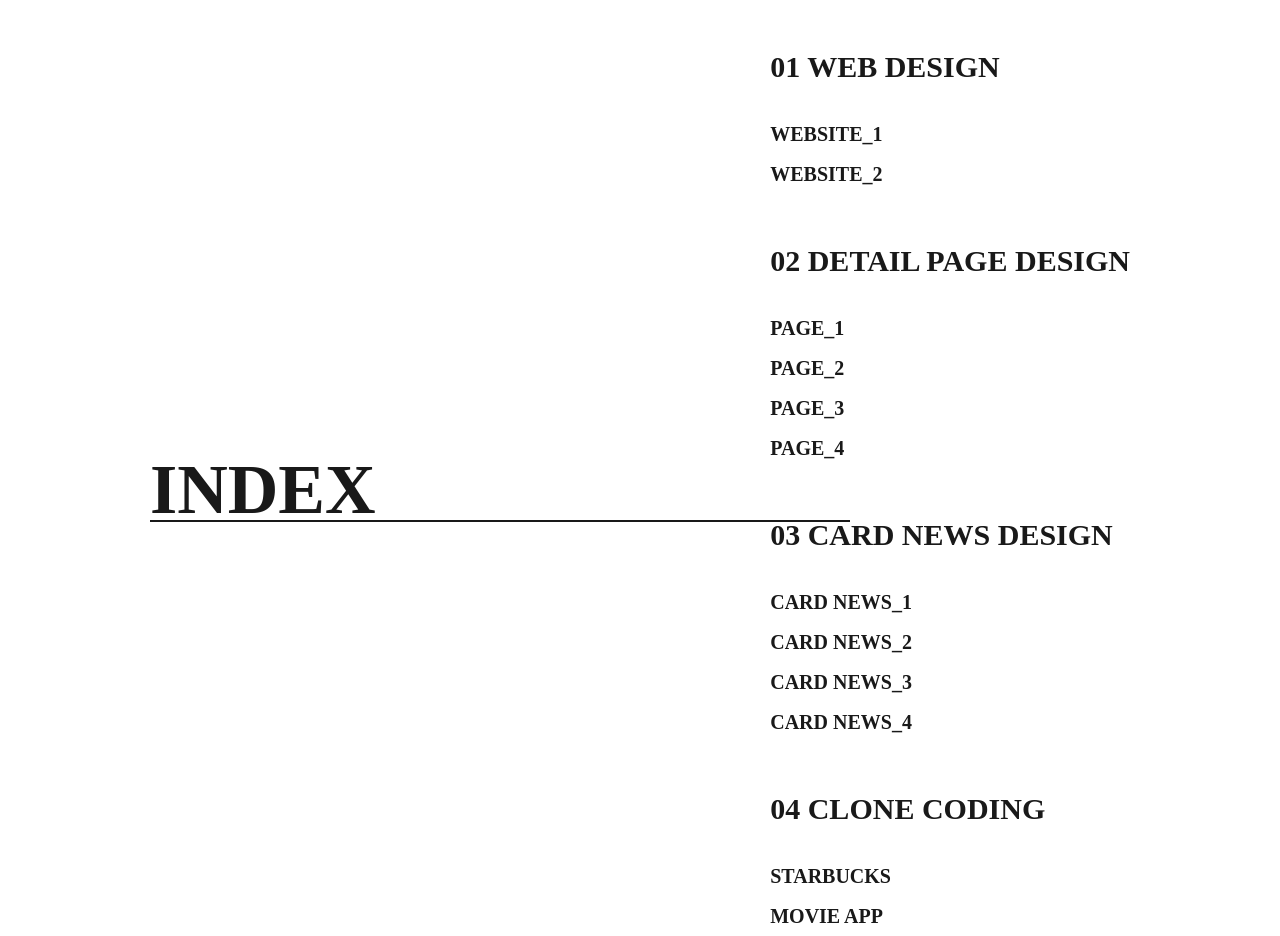
<file: index.html>
<!DOCTYPE html>
<html lang="ko">
<head>
  <meta charset="UTF-8">
  <meta http-equiv="X-UA-Compatible" content="IE=edge">
  <meta name="viewport" content="width=device-width, initial-scale=1.0">
  <link href="index.css" rel="stylesheet"/>
  <title>Yedam's index</title>
</head>
<body>
  <div class="ALL">
    <p class="title">INDEX</p>
    <div class="box"></div>
    <div class="list">
      <ul class="web">
        <p>01 WEB DESIGN</p>
        <li><a href="http://skin-skin4.lyd0909.cafe24.com/" target="_blank">WEBSITE_1</a></li>
        <li><a href="http://skin-skin6.lyd0909.cafe24.com/" target="_blank">WEBSITE_2</a></li>
      </ul>
      <ul class="detail">
        <p>02 DETAIL PAGE DESIGN</p>
        <li><a href="page1.html" target="_blank">PAGE_1</a></li>
        <li><a href="page2.html" target="_blank">PAGE_2</a></li>
        <li><a href="page3.html" target="_blank">PAGE_3</a></li>
        <li><a href="page4.html" target="_blank">PAGE_4</a></li>
      </ul>
      <ul class="logo">
        <p>03 CARD NEWS DESIGN</p>
        <li><a href="card_news1.html" target="_blank">CARD NEWS_1</a></li>
        <li><a href="card_news2.html" target="_blank">CARD NEWS_2</a></li>
        <li><a href="card_news3.html" target="_blank">CARD NEWS_3</a></li>
        <li><a href="card_news4.html" target="_blank">CARD NEWS_4</a></li>
      </ul>
      <ul class="branding">
        <p>04 CLONE CODING</p>
        <li><a href="https://kind-goldstine-722f2d.netlify.app/" target="_blank">STARBUCKS</a></li>
        <li><a href="https://loving-bhaskara-aec6e1.netlify.app/#/" target="_blank">MOVIE APP</a></li>
      </ul>
    </div>
  </div>
</body>
</html>
</file>
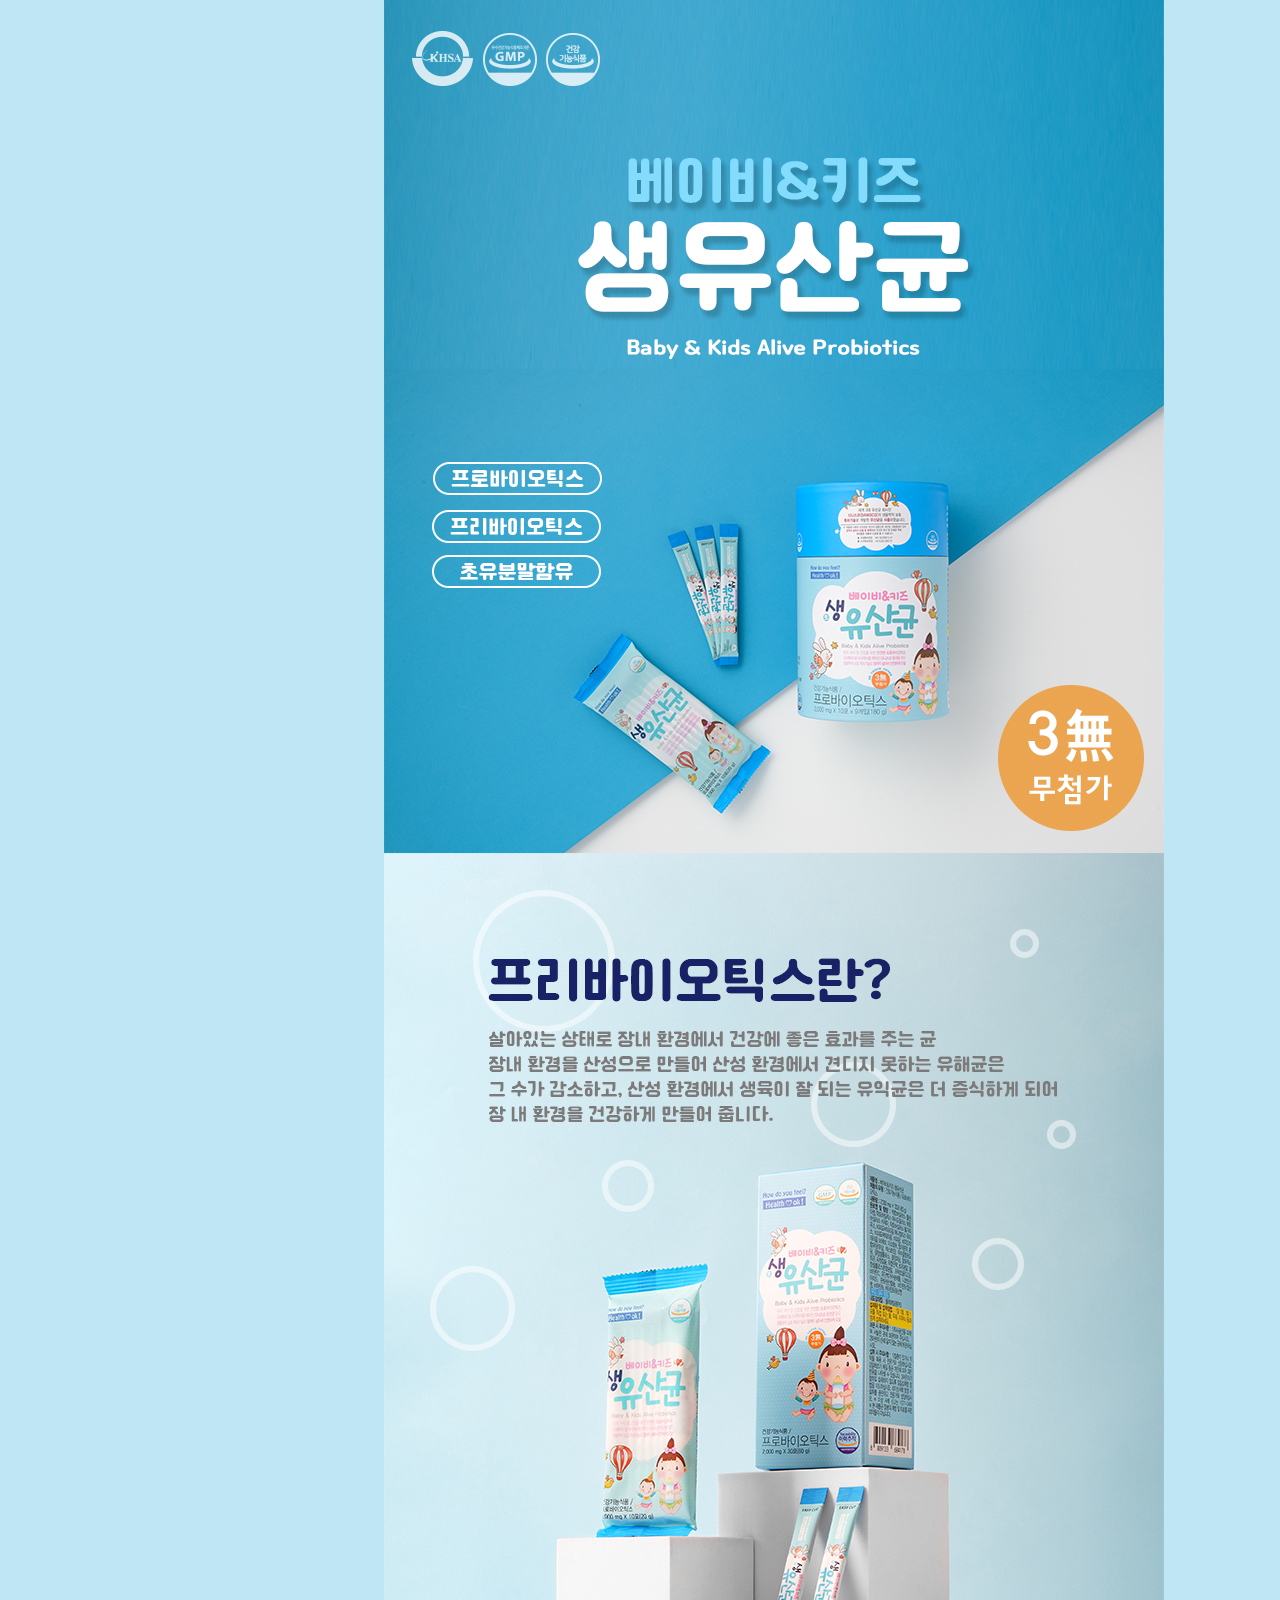
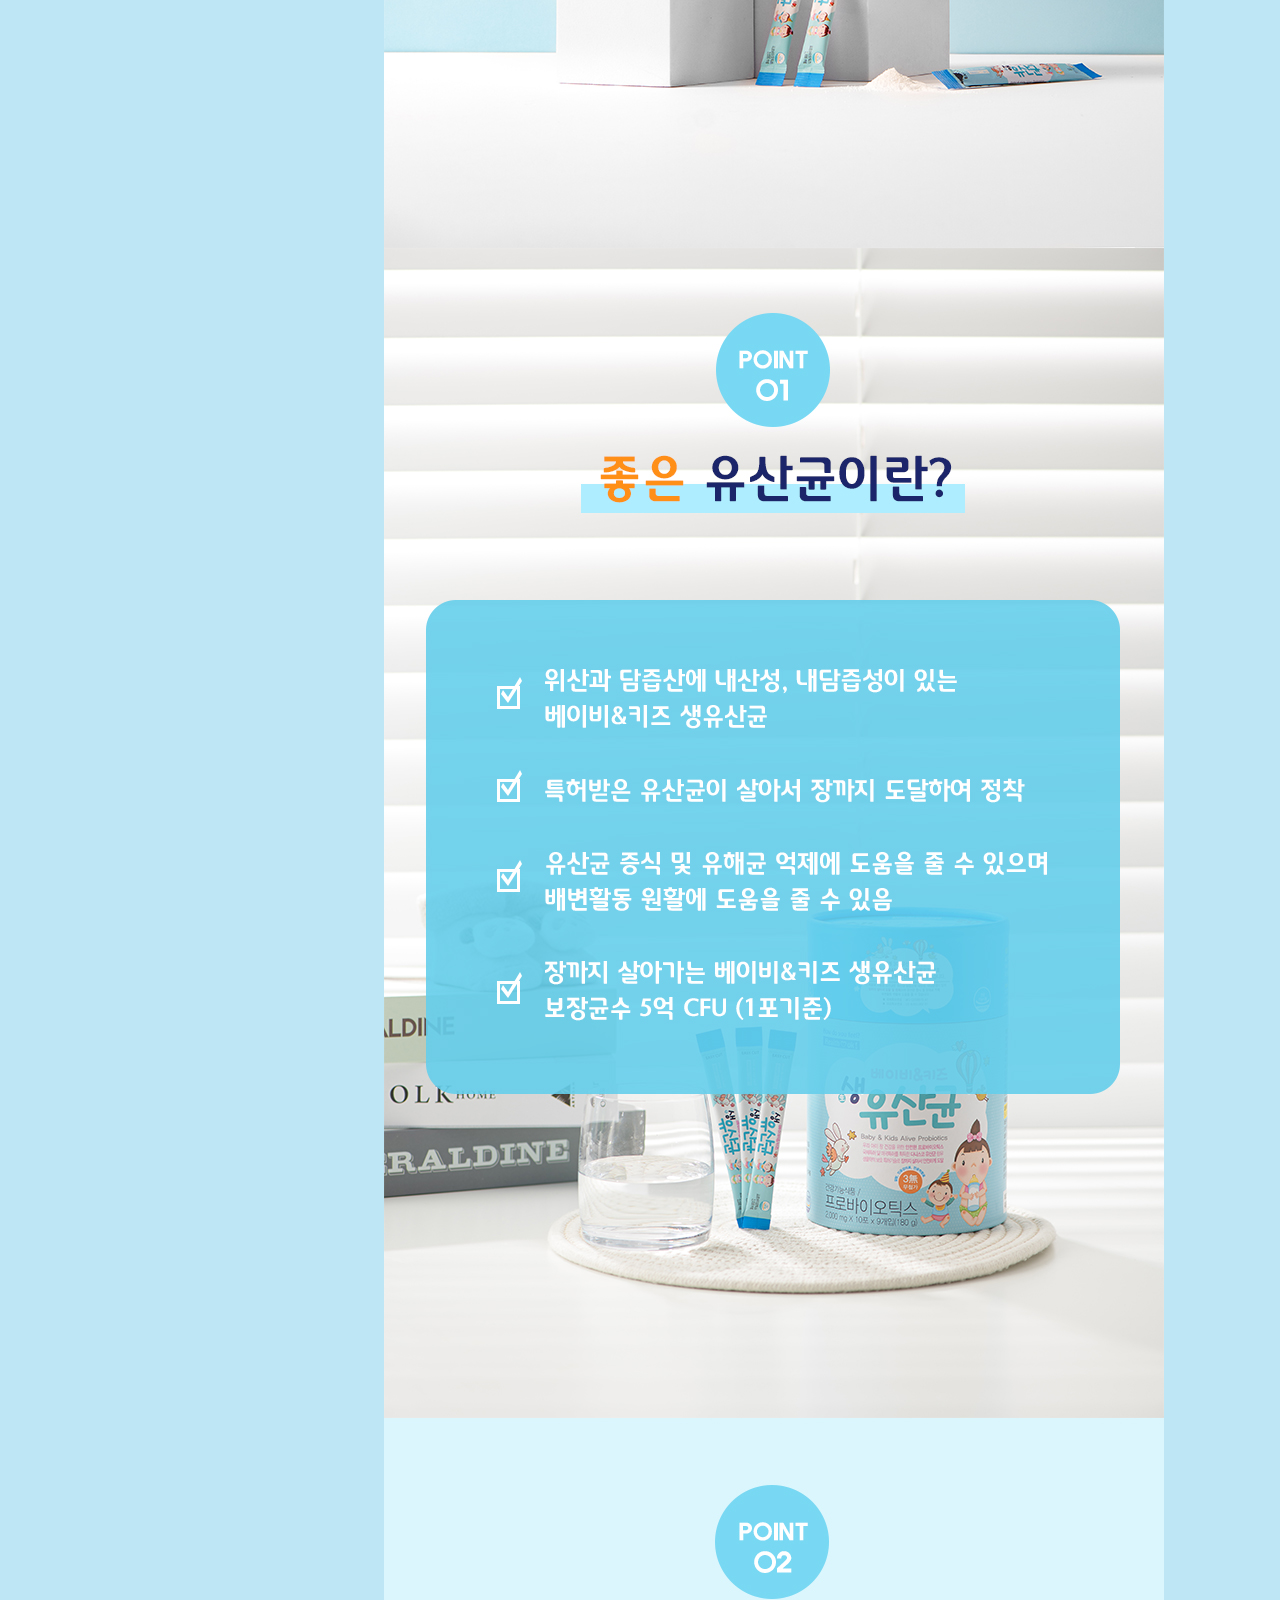
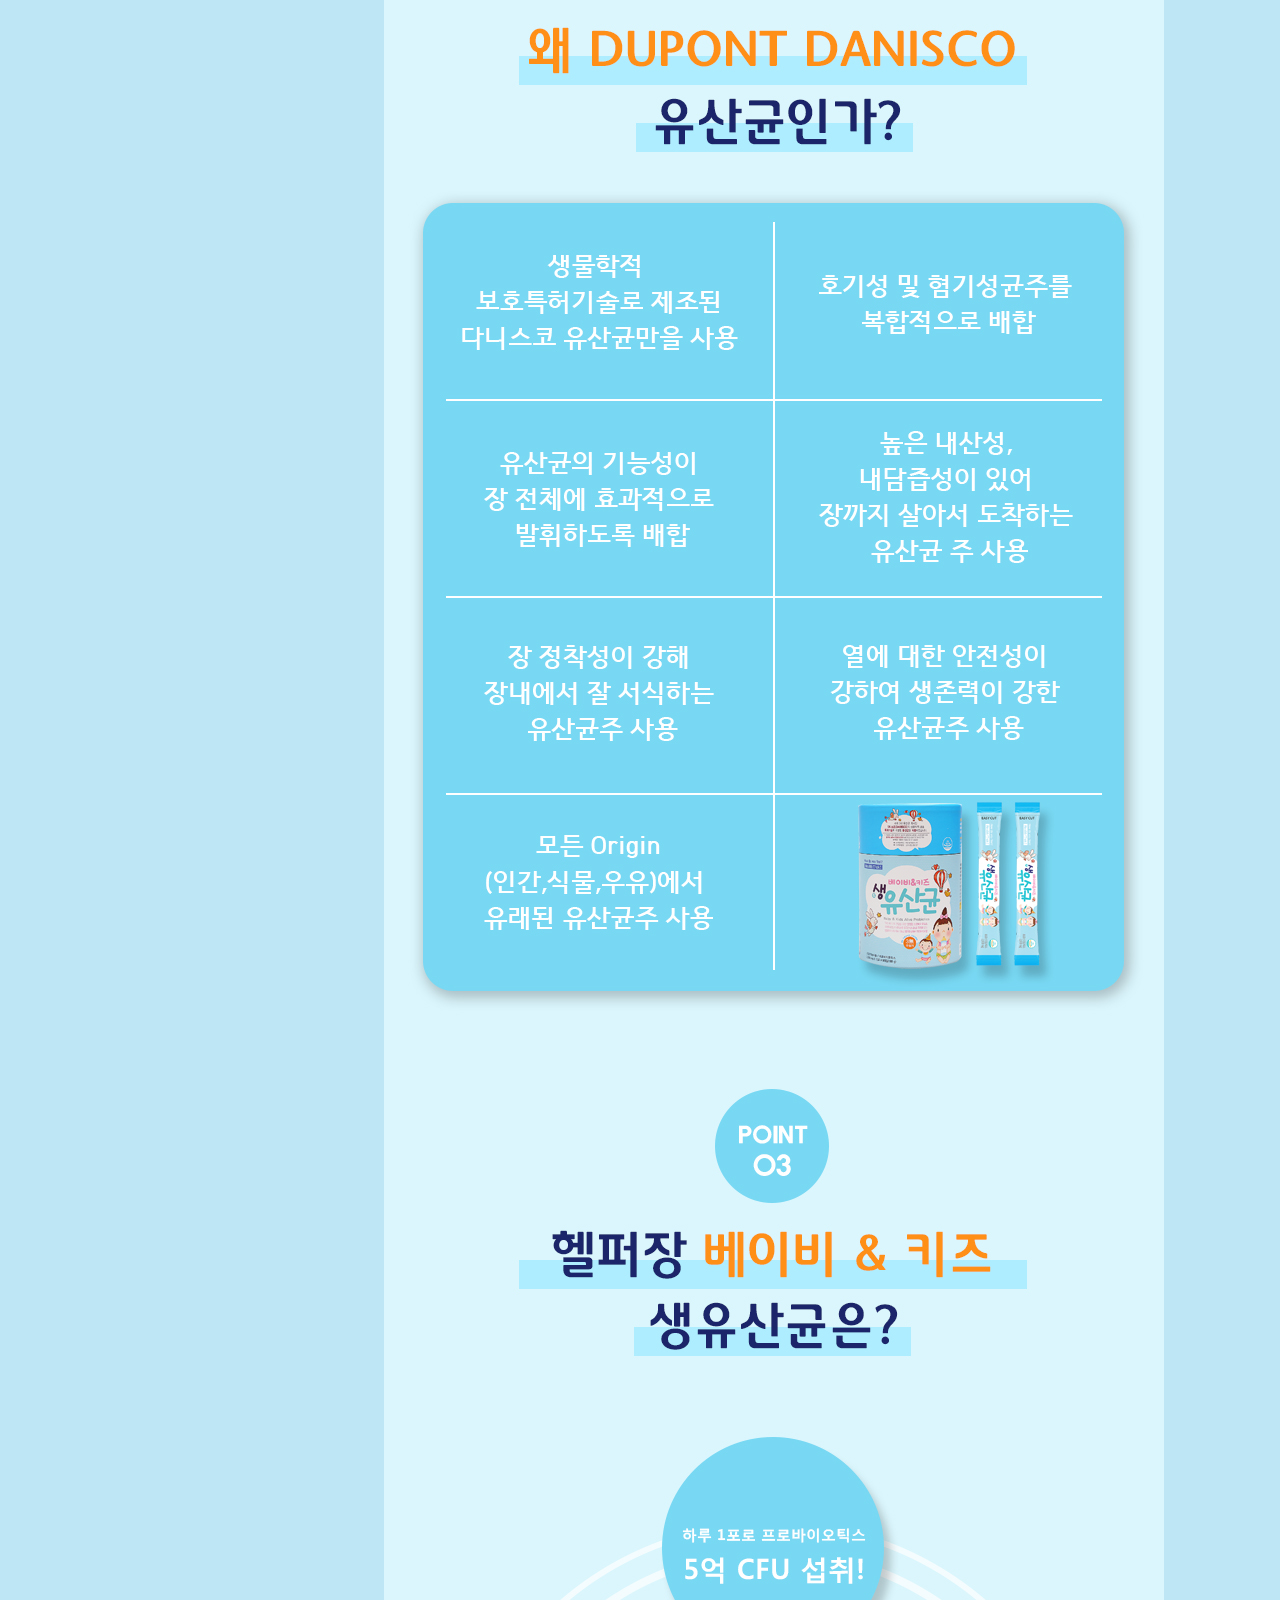
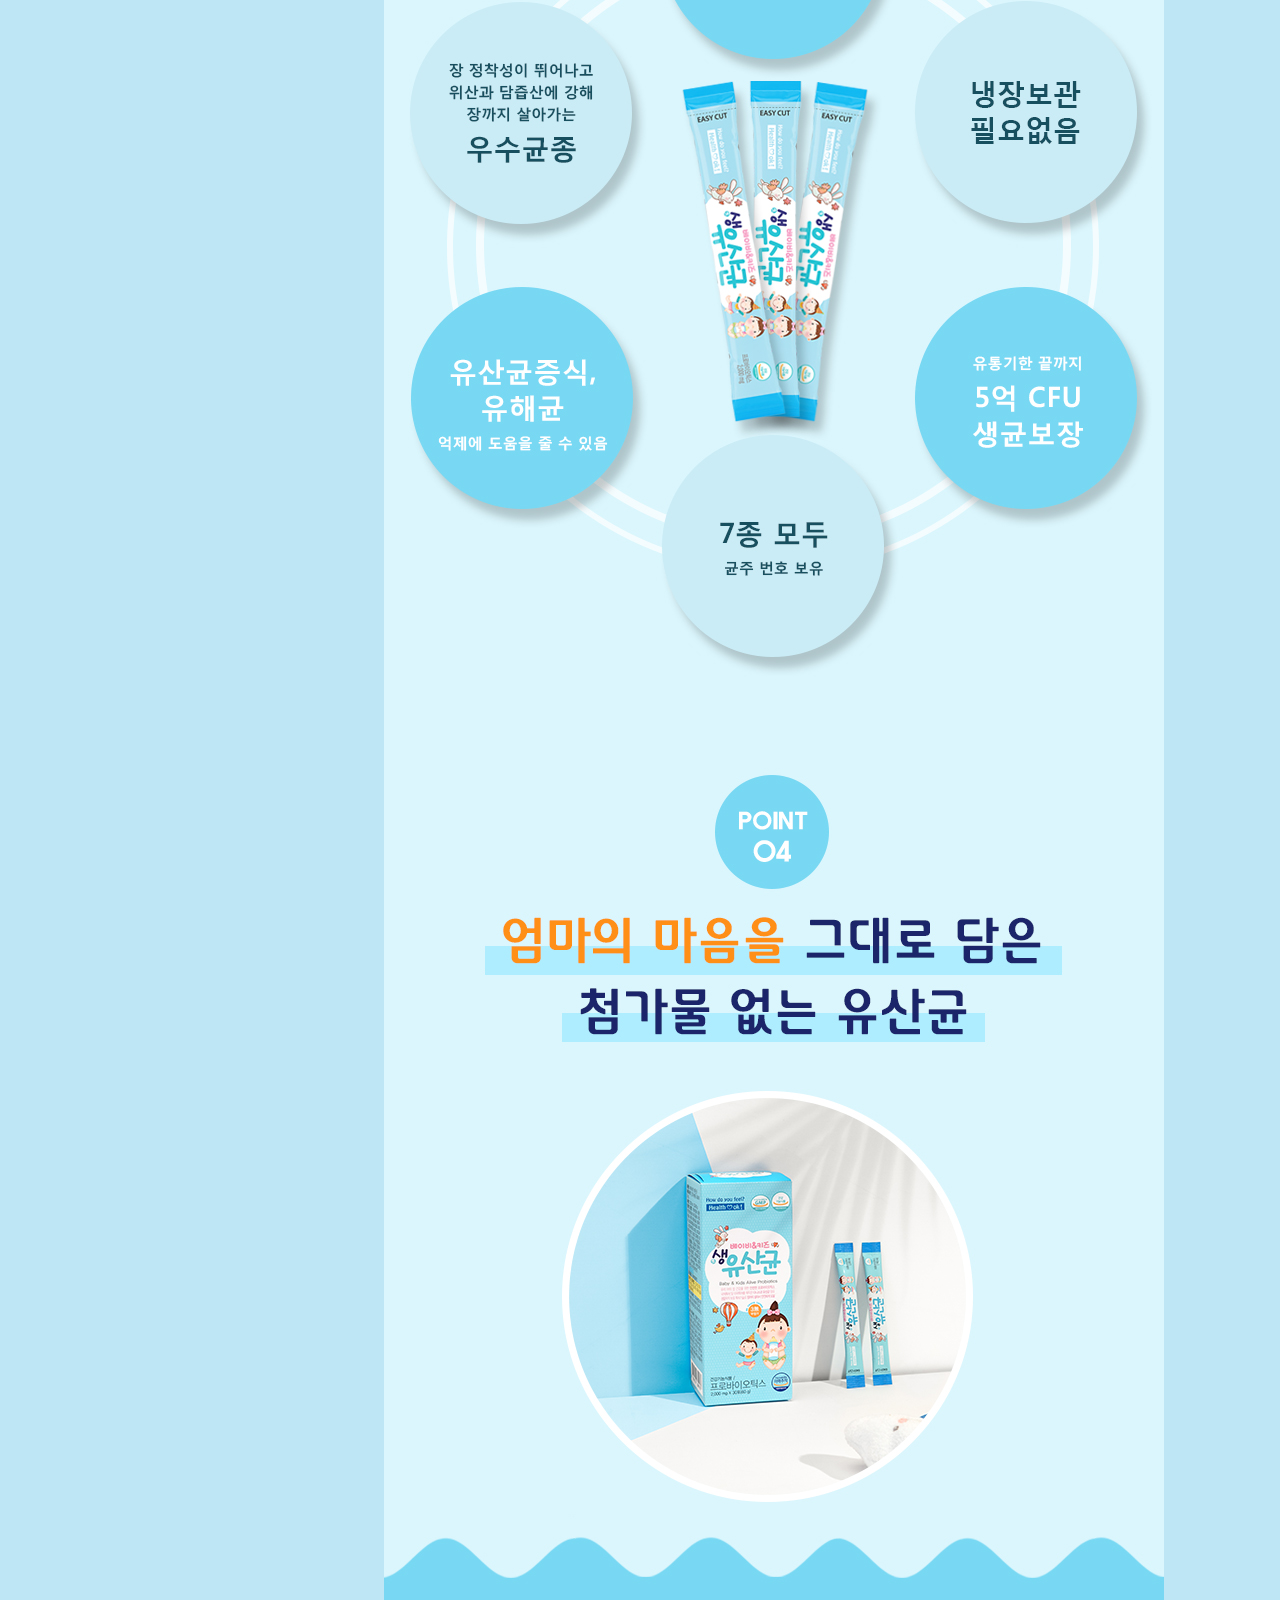
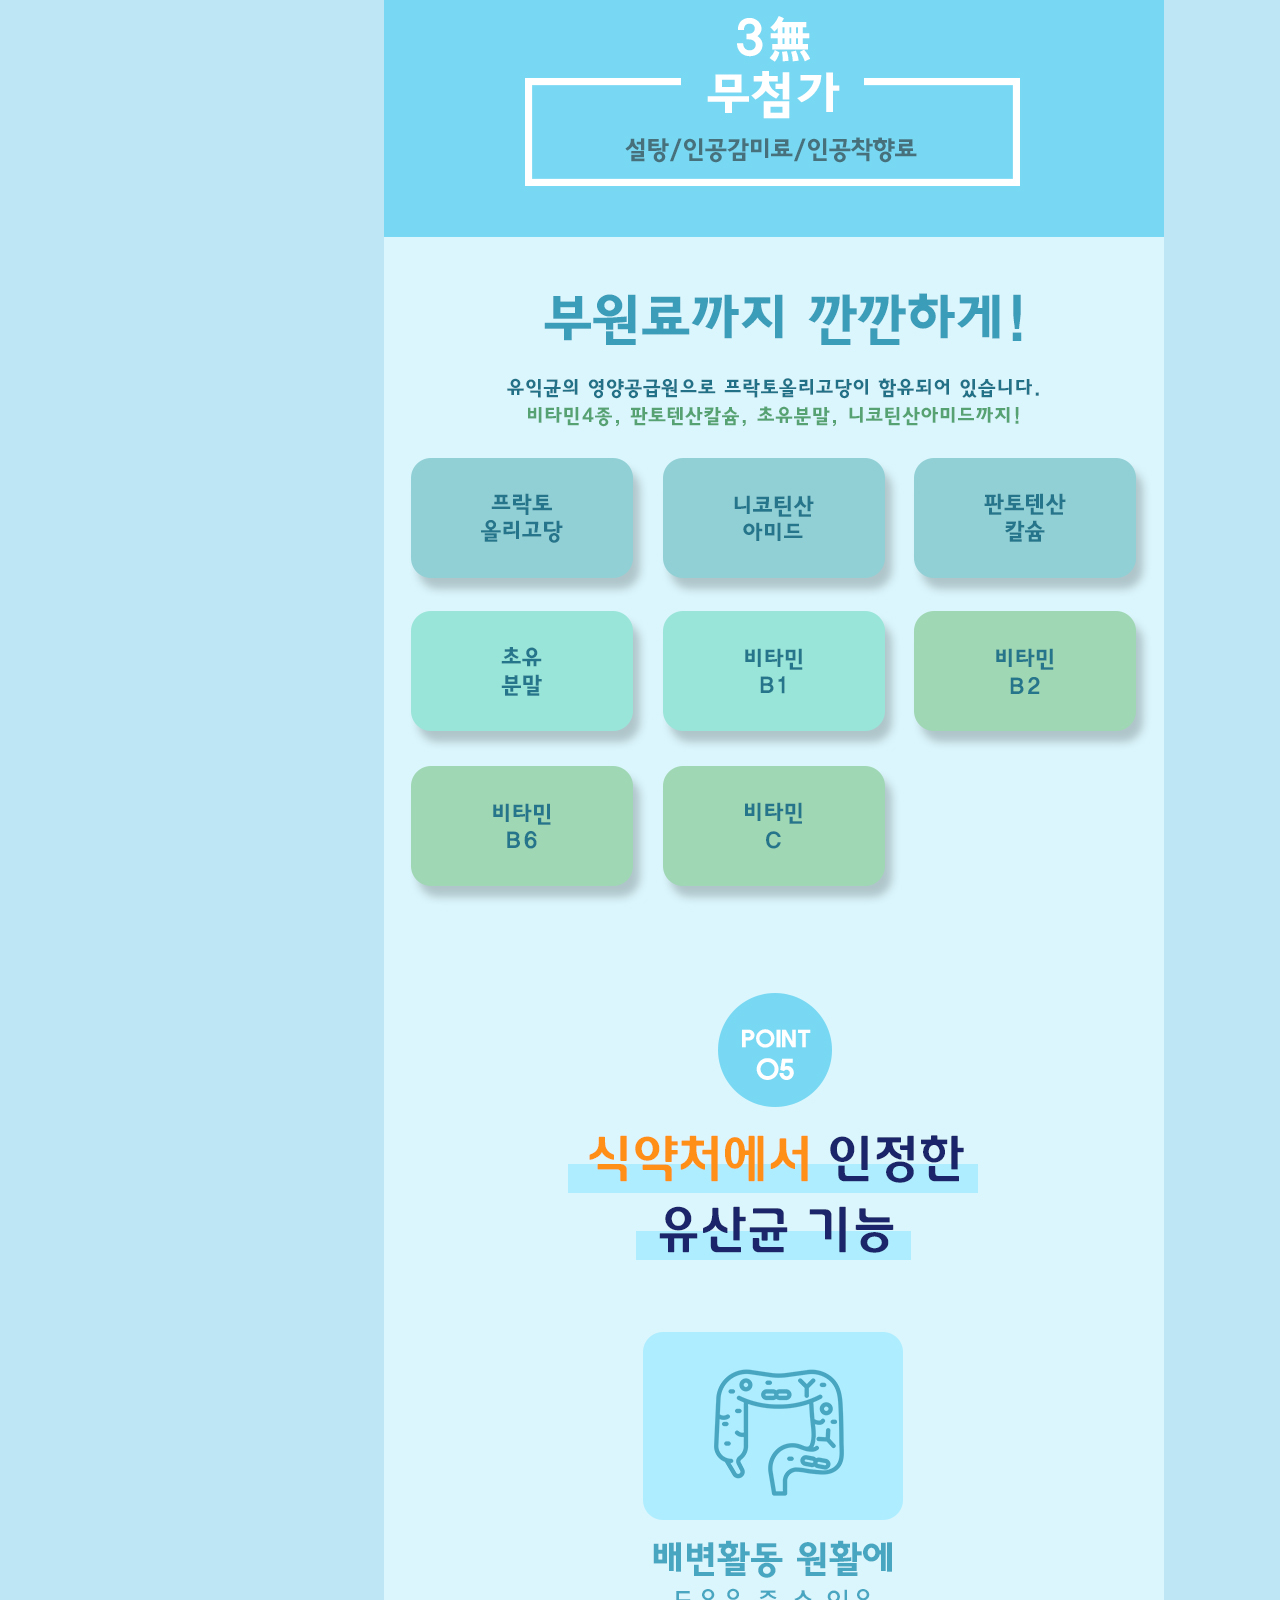
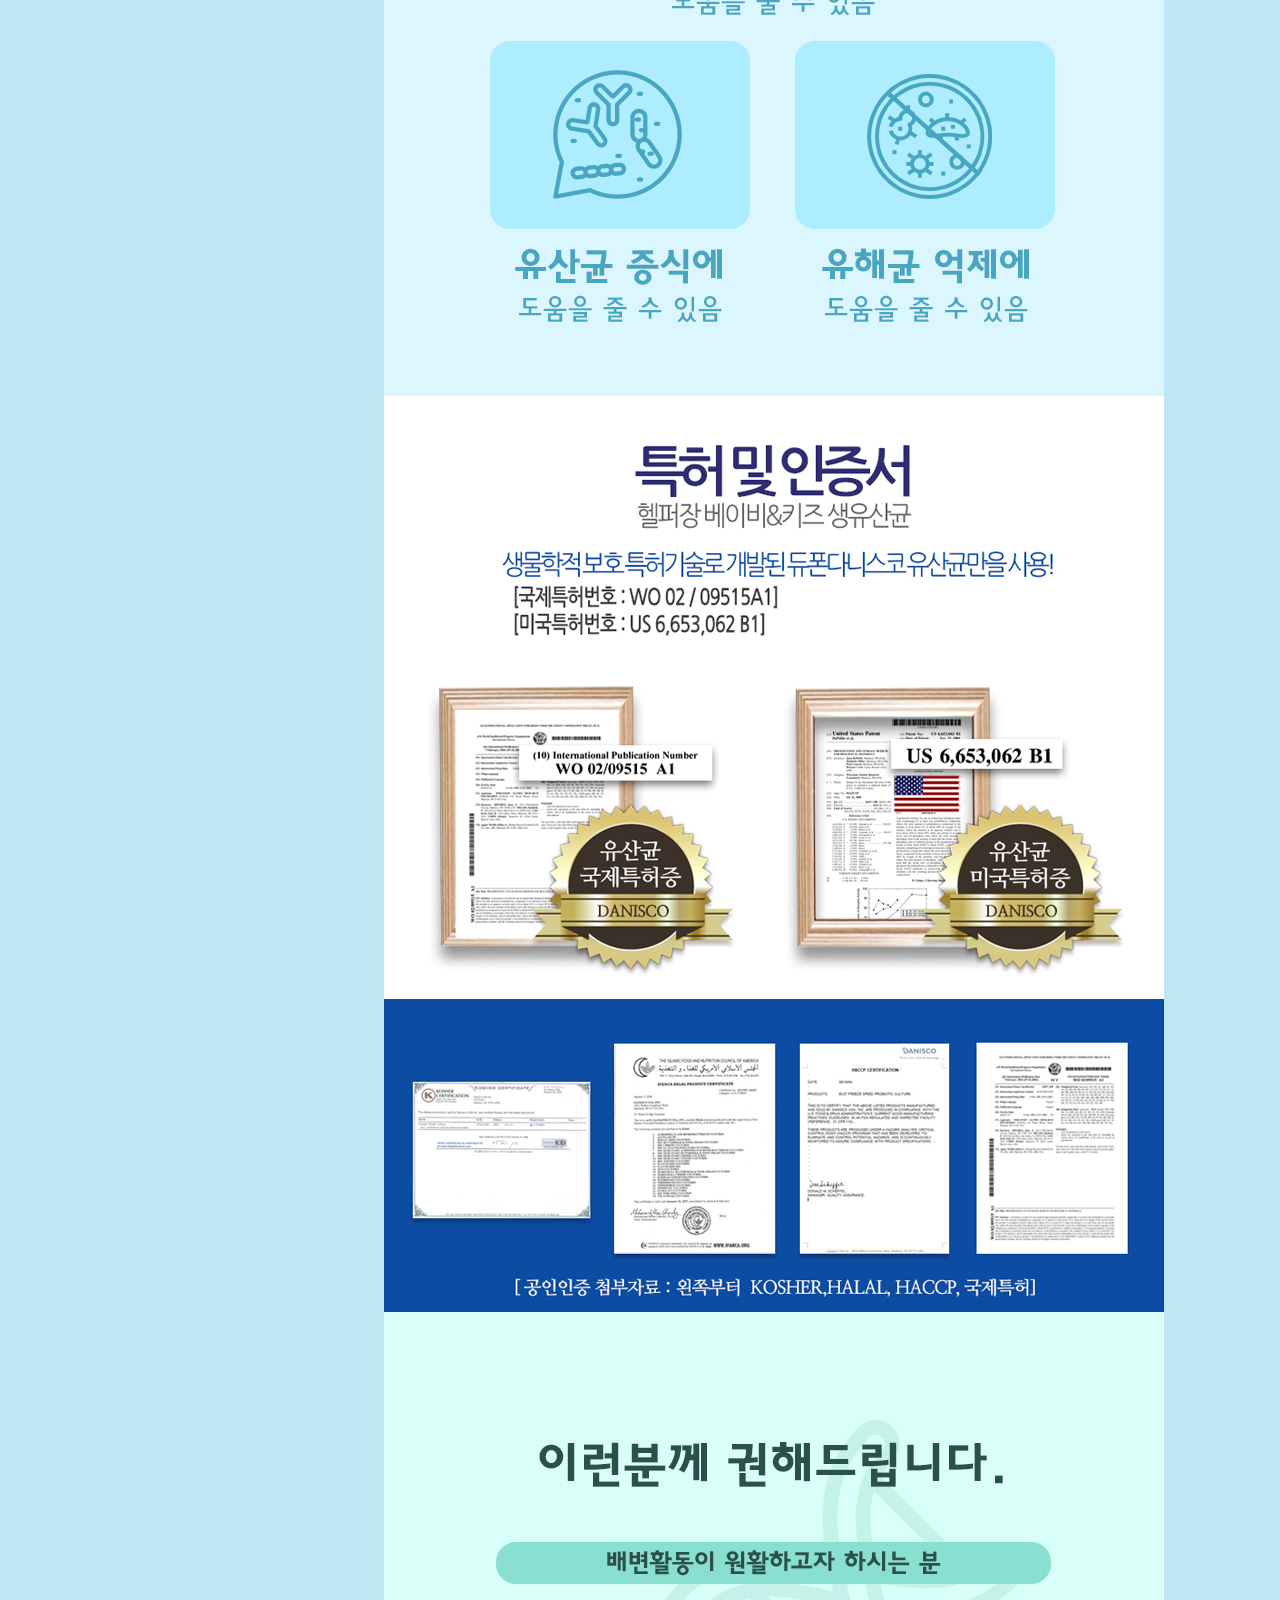
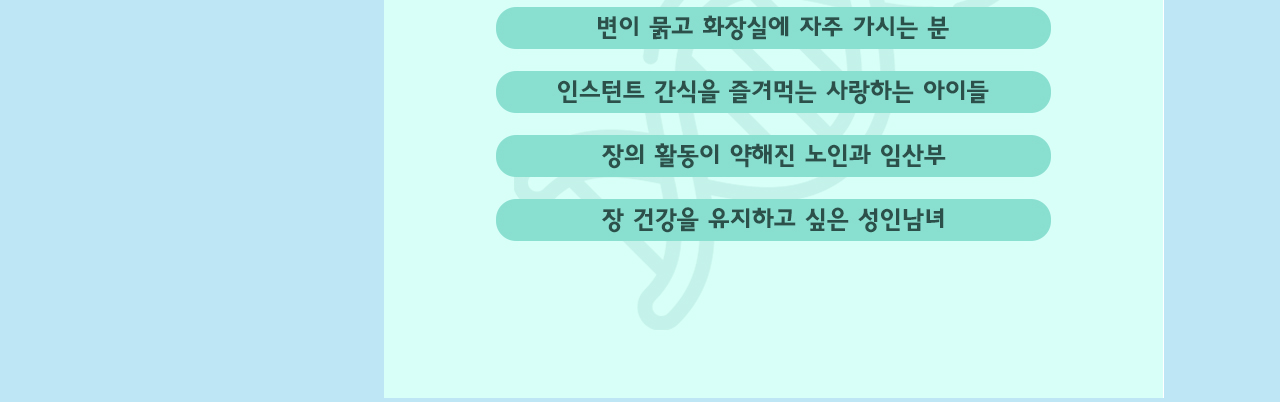
<file: page1.html>
<!DOCTYPE html>
<html lang="ko">
<head>
  <meta charset="UTF-8">
  <meta http-equiv="X-UA-Compatible" content="IE=edge">
  <meta name="viewport" content="width=device-width, initial-scale=1.0">
  <style>
    body{
      width:100%;
      margin: 0;
      background-color: rgb(190, 230, 245);
    }
    img{
      margin:0 0 0 30%;
    }
  </style>
  <title>page1</title>
</head>
<body>
  <img src="page1.jpg"/>
</body>
</html>
</file>
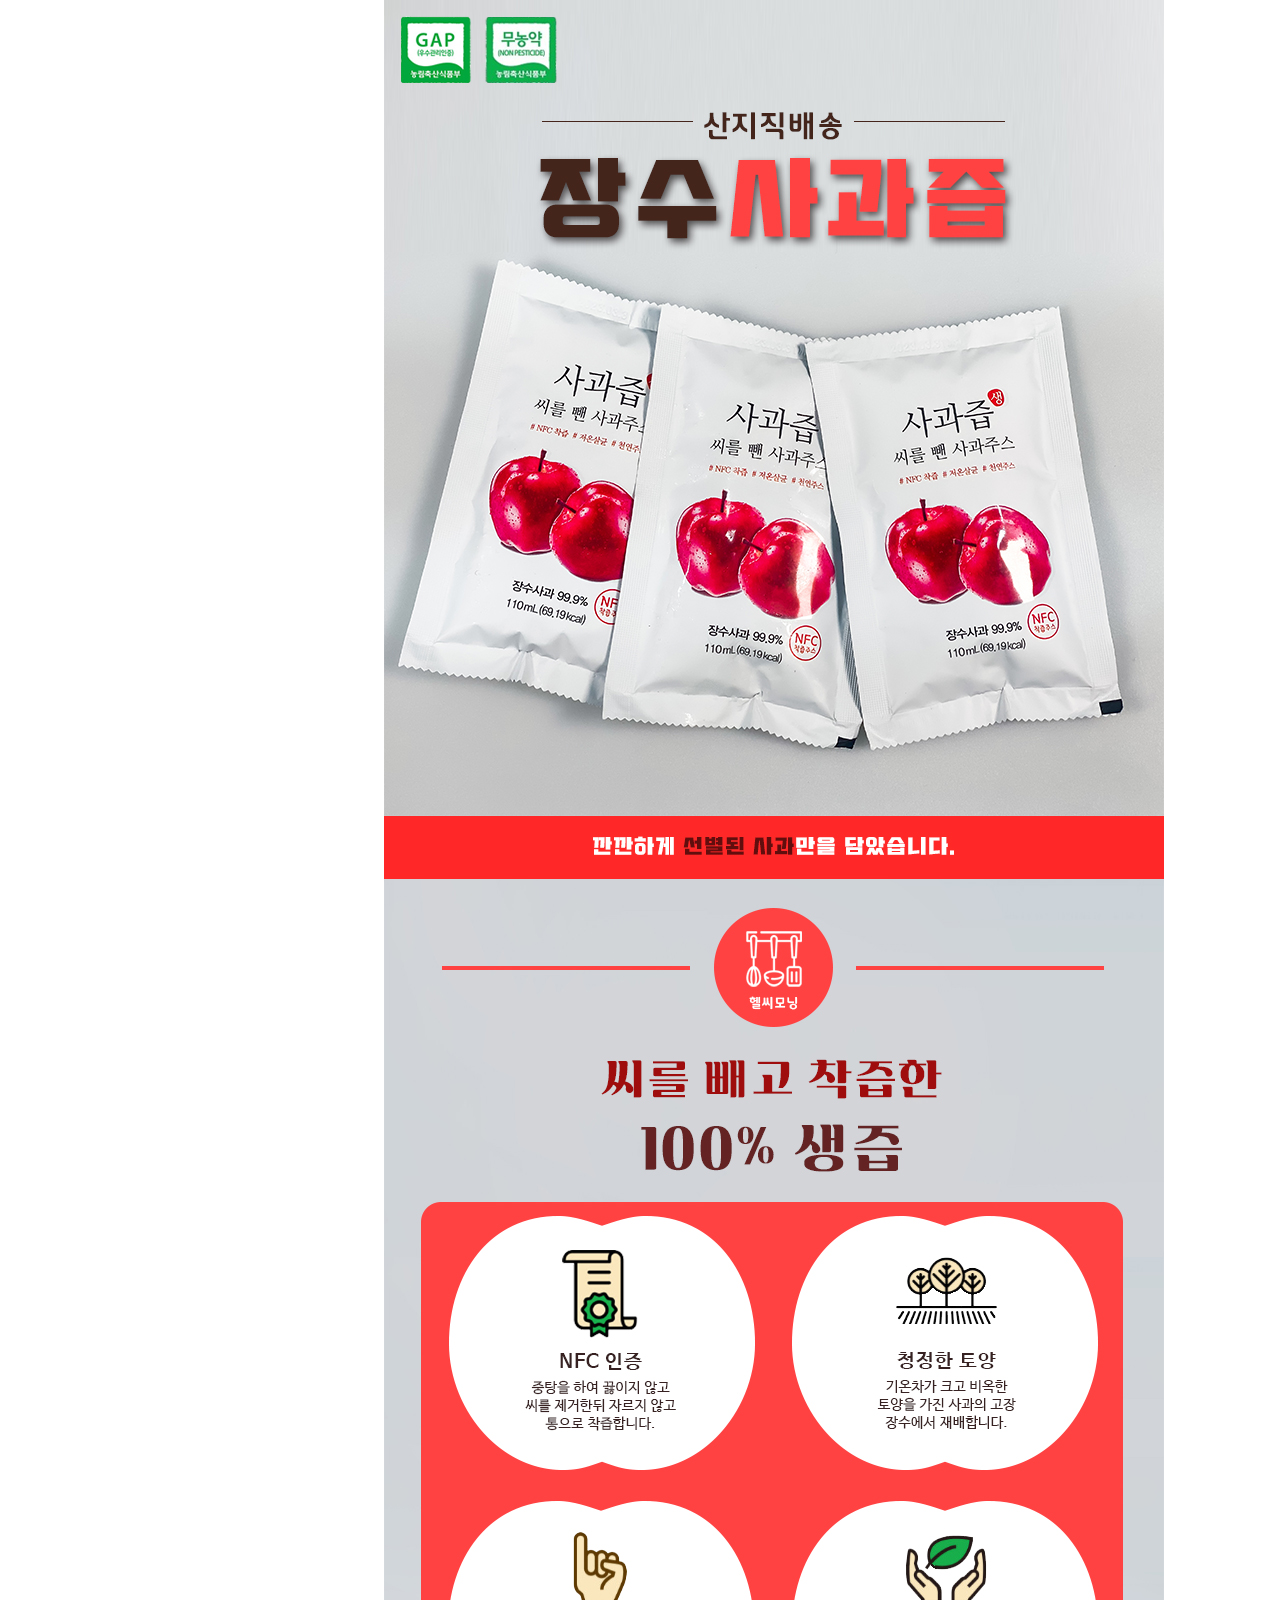
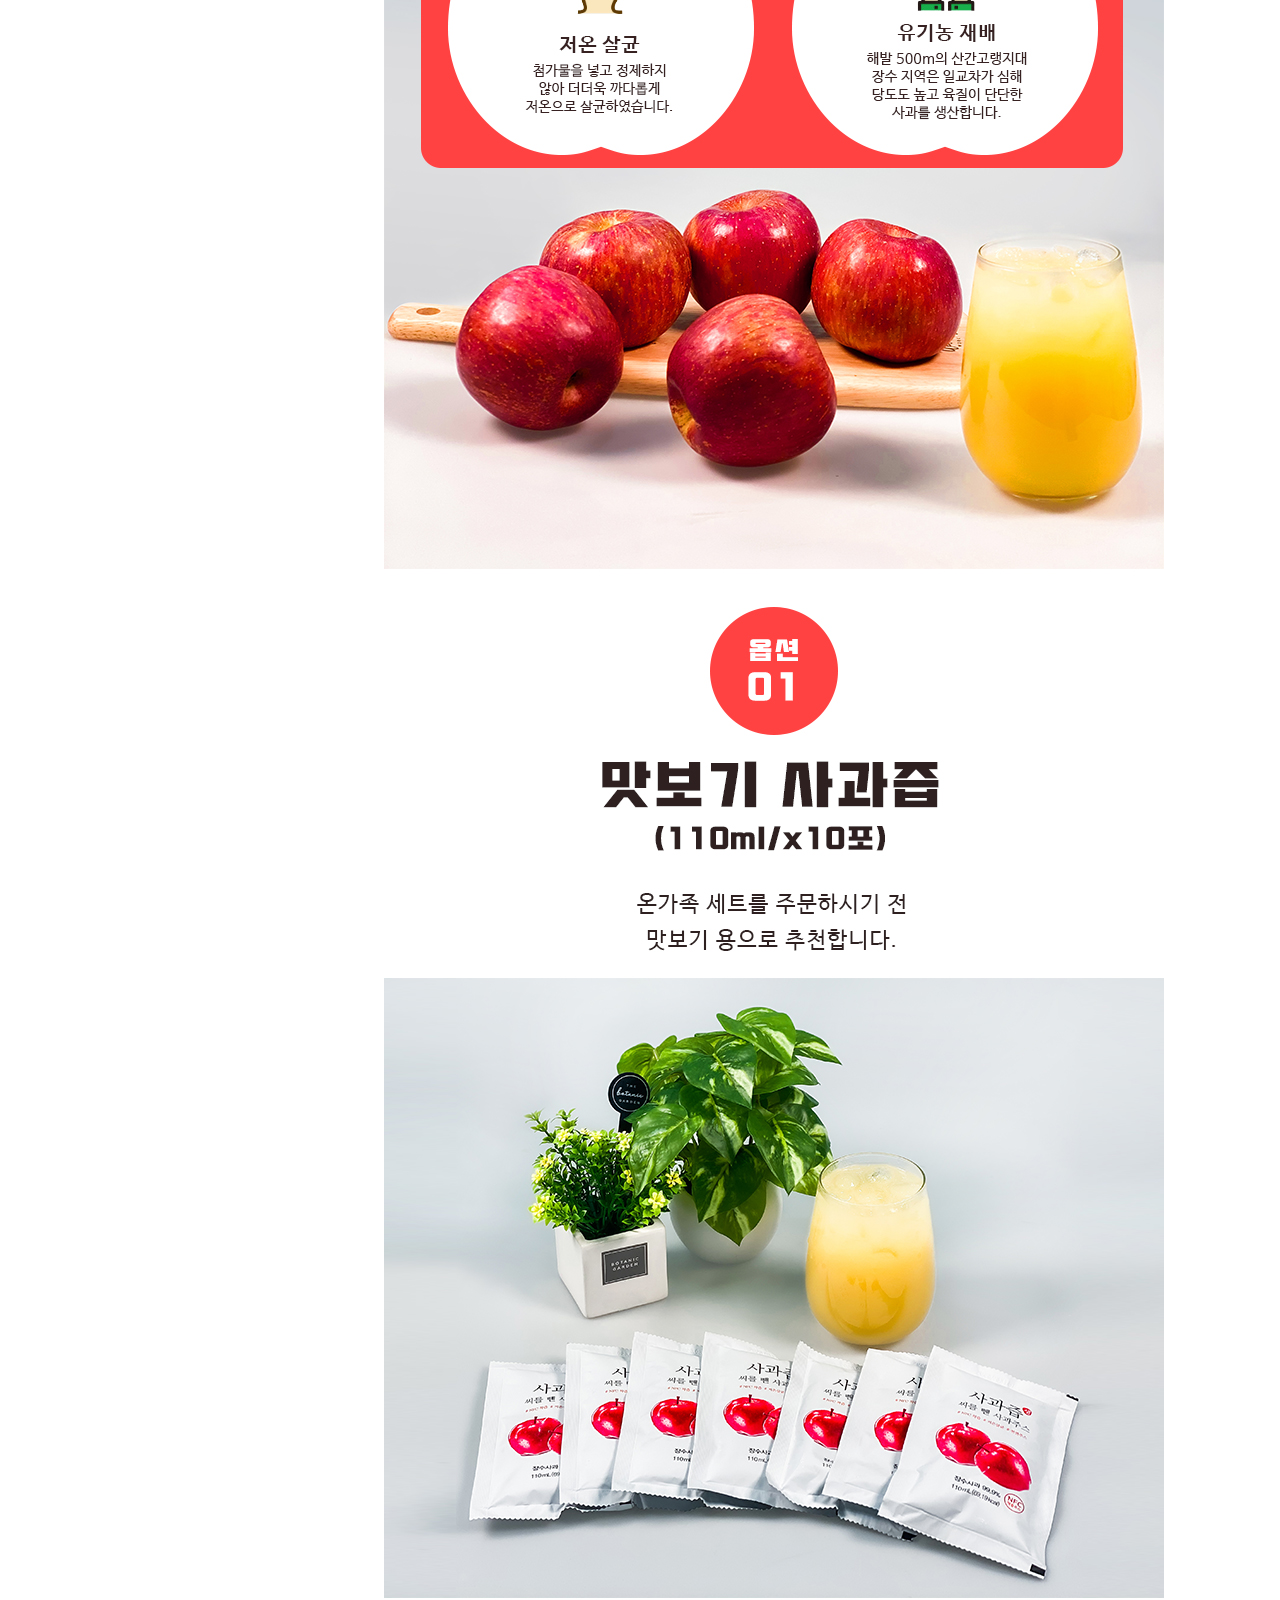
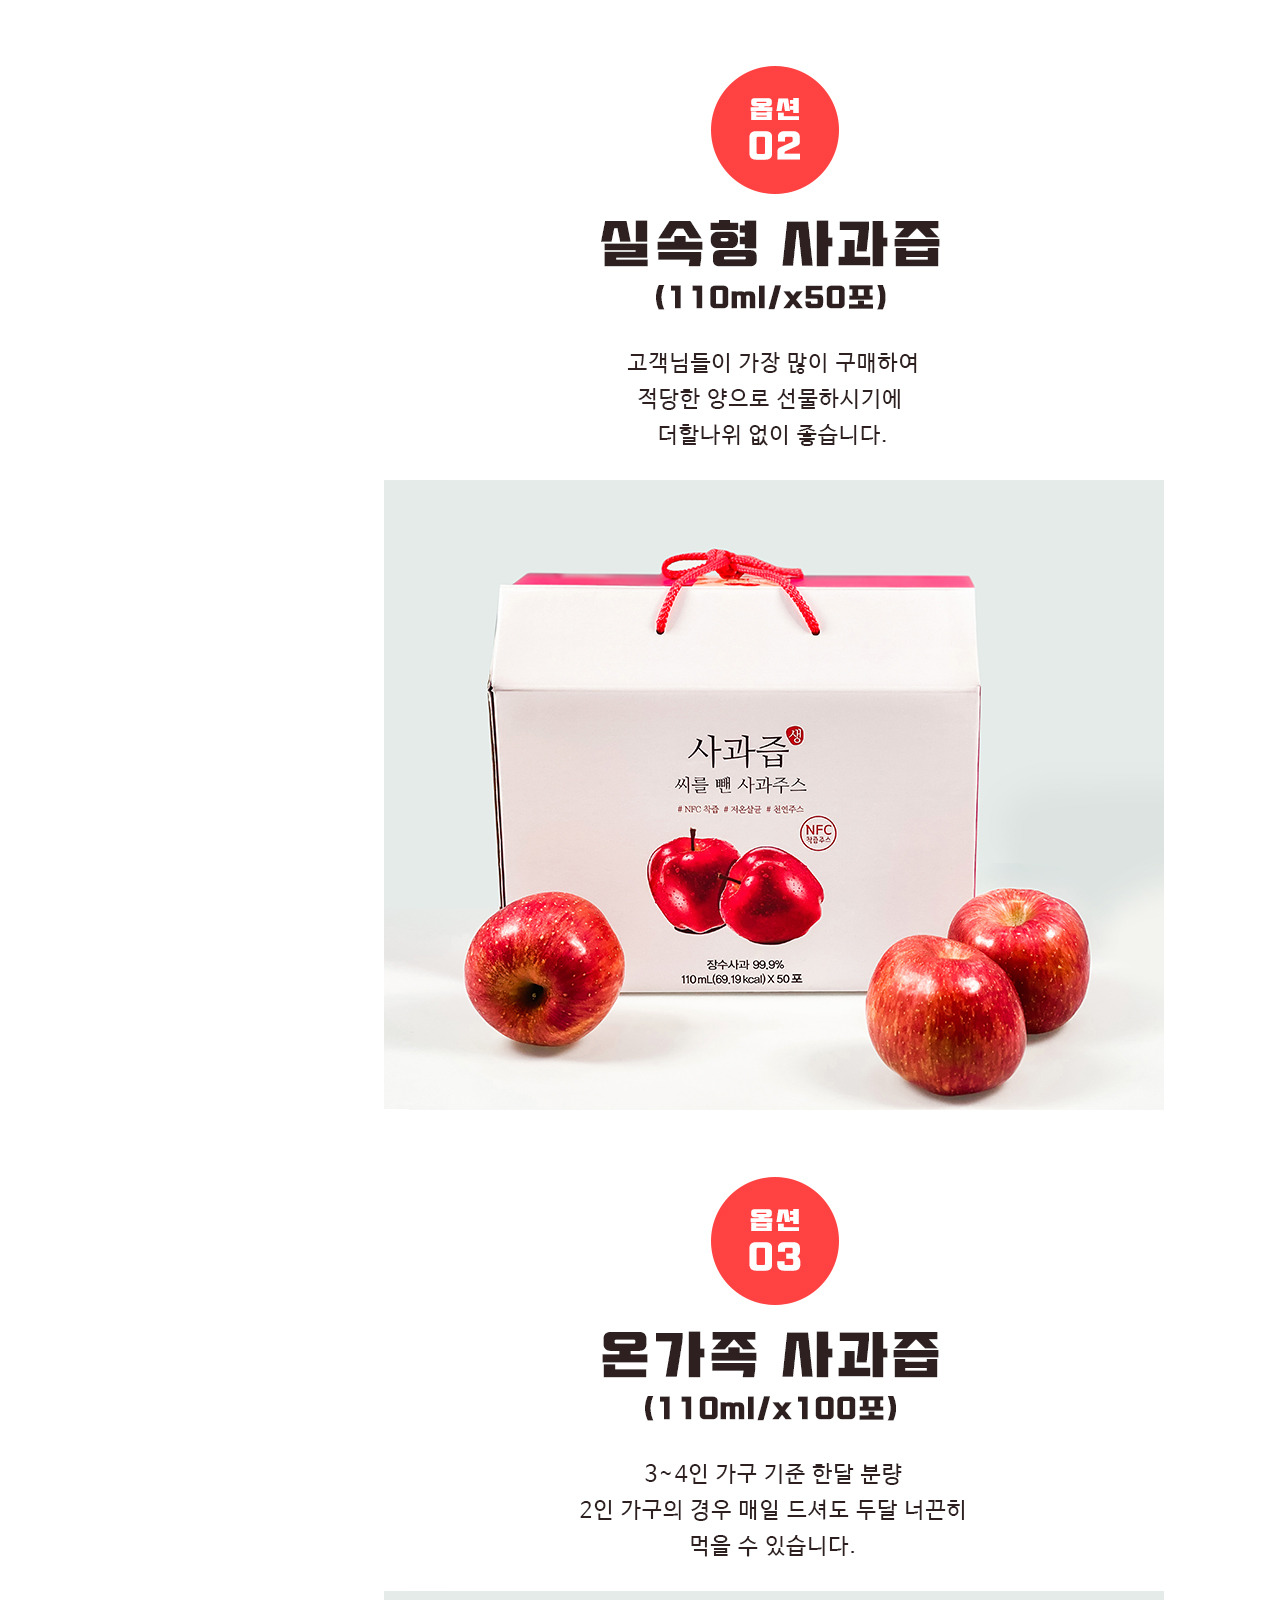
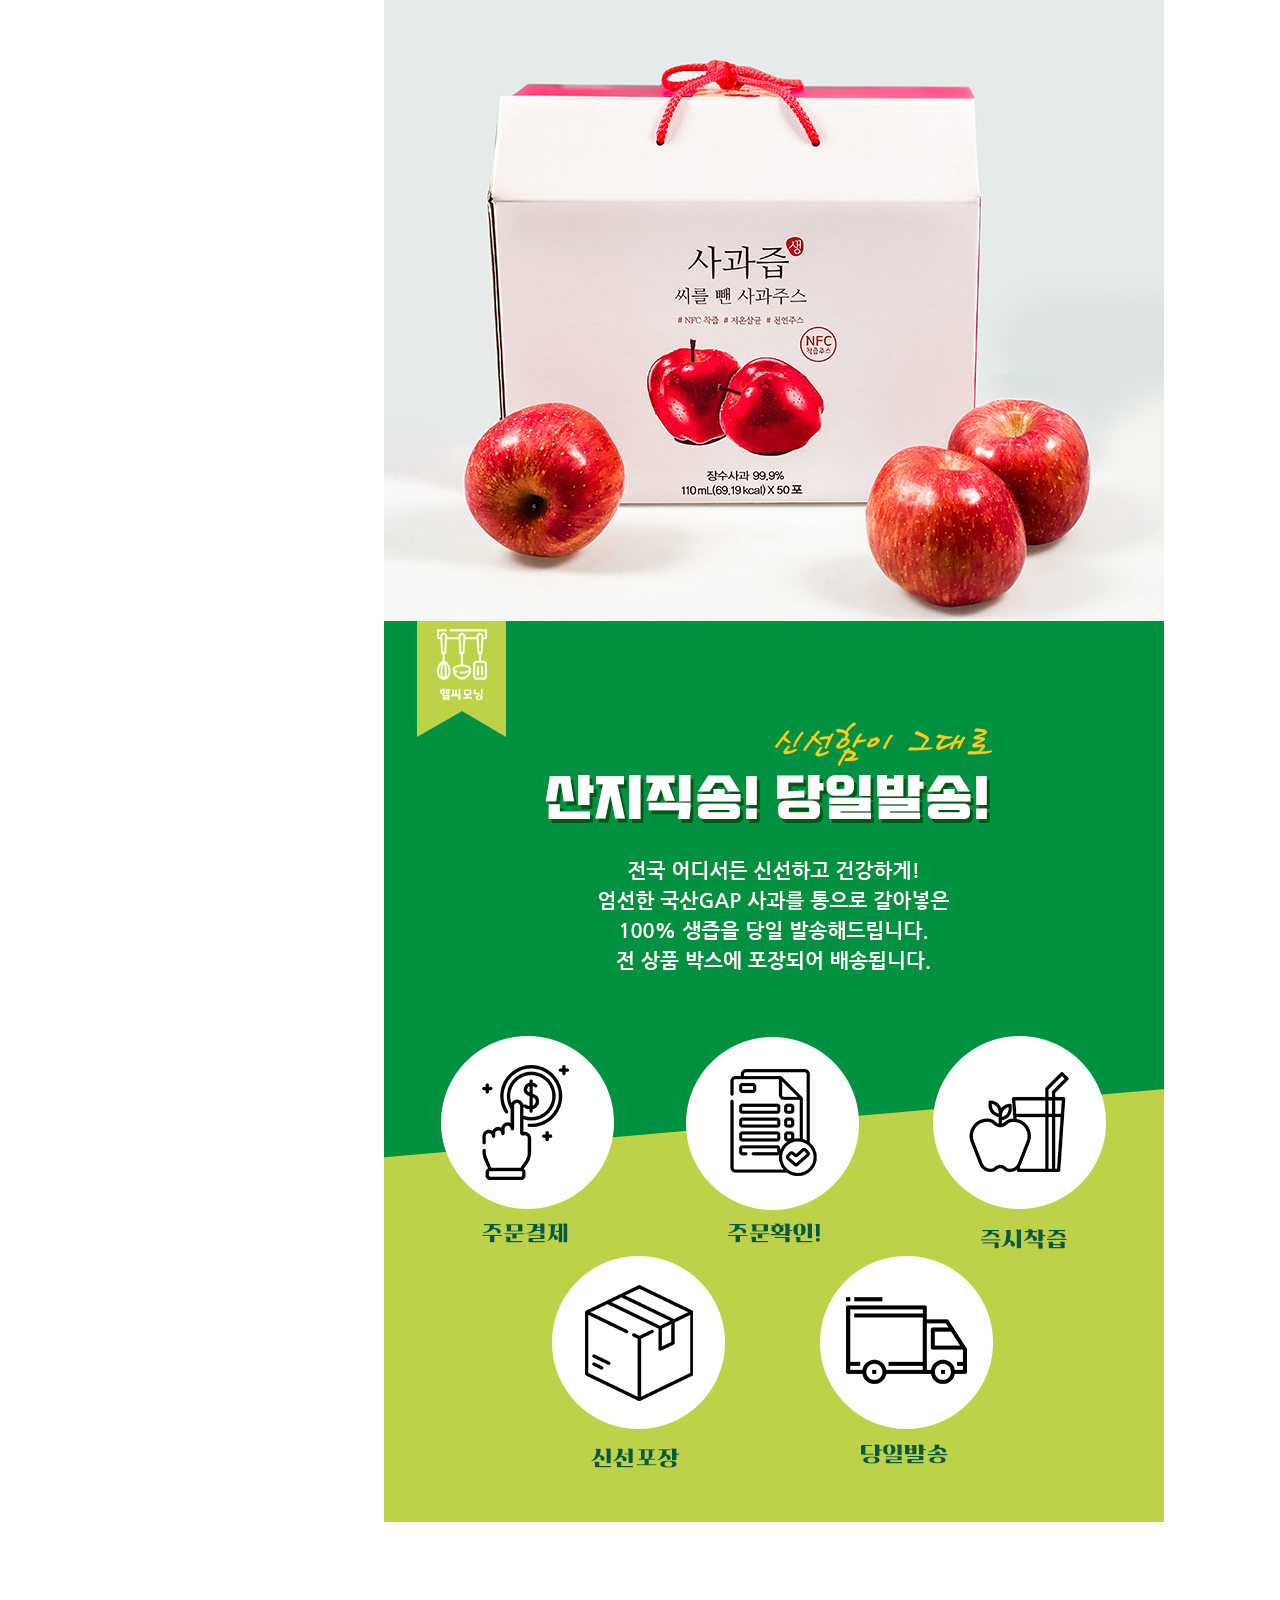
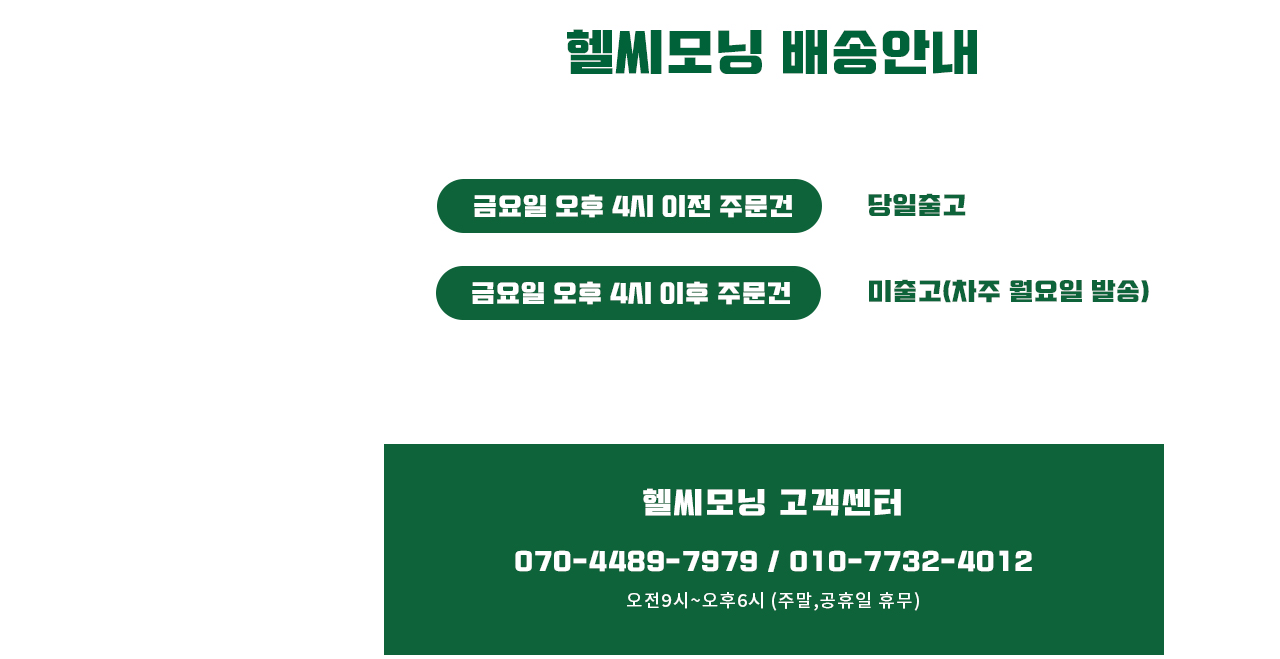
<file: page2.html>
<!DOCTYPE html>
<html lang="ko">
<head>
  <meta charset="UTF-8">
  <meta http-equiv="X-UA-Compatible" content="IE=edge">
  <meta name="viewport" content="width=device-width, initial-scale=1.0">
  <style>
    body{
      width:100%;
      margin: 0;
    }
    img{
      margin:0 0 0 30%;
    }
  </style>
  <title>page2</title>
</head>
<body>
  <img src="page2.jpg"/>
</body>
</html>
</file>
<file: index.css>
body{
  margin:0;
}
.ALL{
  width:100%;
  height:100vh;
  background-color: white;
  position: relative;
}
.title{
  font-size: 70px;
  font-weight: bold;
  color: #191919;
  margin: 0;
  padding: 450px 0 0 150px;
  float:left;
}
.box{
  width:700px;
  height:2px;
  background-color: #191919;
  position: absolute;
  top:520px;
  left:150px;
}
.list{
  float:right;
  /* margin-top: 25px; */
}
P{
  font-size: 30px;
  font-weight: bold;
}
.web, .detail, .logo, .branding{
  margin: 50px 150px 0 40px;
  list-style: none;
  color: #191919;
}
.web a, .detail a, .logo a, .branding a{
  font-size: 20px;
  font-weight: bold;
  line-height: 40px;
  text-decoration:  none;
  color: #191919;
}
.web a:hover, .detail a:hover, .logo a:hover, .branding a:hover{
  color:rgb(163, 165, 170);
  text-decoration: underline;
}
</file>
